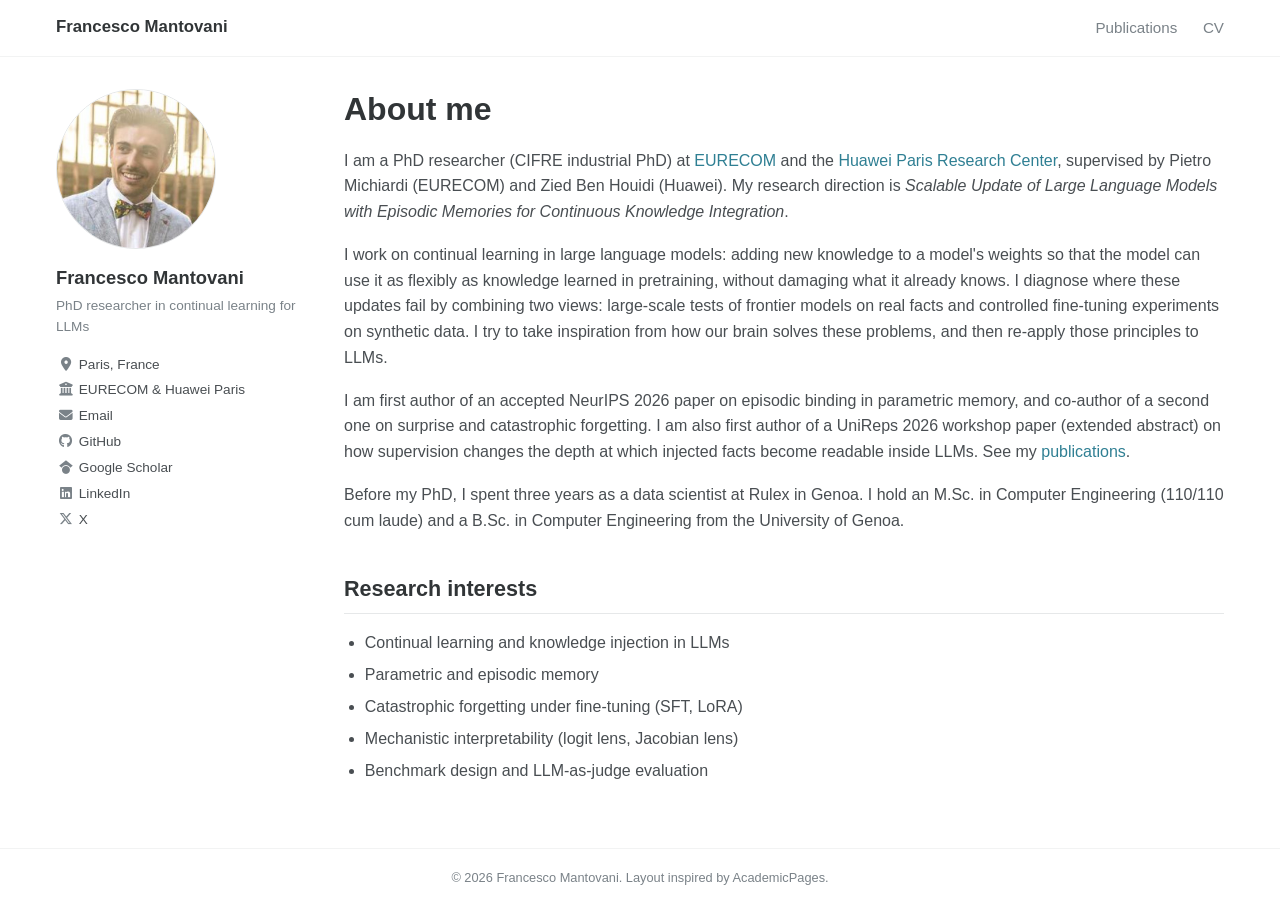
<file: index.html>
<!doctype html>
<html lang="en">
<head>
  <meta charset="utf-8">
  <meta name="viewport" content="width=device-width, initial-scale=1">
  <title>About me - Francesco Mantovani</title>
  <meta name="description" content="Francesco Mantovani, PhD researcher (EURECOM & Huawei Paris Research Center) working on continual learning in large language models.">
  <link rel="stylesheet" href="https://cdnjs.cloudflare.com/ajax/libs/font-awesome/6.5.1/css/all.min.css">
  <link rel="stylesheet" href="assets/style.css">
</head>
<body>
  <header class="masthead">
    <nav>
      <a class="site-title" href="./">Francesco Mantovani</a>
      <a href="publications.html">Publications</a>
      <a href="cv/Francesco_Mantovani_CV.pdf">CV</a>
    </nav>
  </header>

  <div class="wrapper">
    <aside class="sidebar">
      <div class="sticky">
        <!-- To add a photo: put it at images/headshot.jpg (square works best). Until then initials are shown. -->
        <img class="avatar" src="images/headshot.jpg" alt="Francesco Mantovani"
             onerror="this.outerHTML='<div class=&quot;avatar avatar-fallback&quot;>FM</div>'">
        <h3>Francesco Mantovani</h3>
        <p class="tagline">PhD researcher in continual learning for LLMs</p>
        <ul class="author-links">
          <li><i class="fa-solid fa-location-dot"></i> Paris, France</li>
          <li><i class="fa-solid fa-building-columns"></i> EURECOM &amp; Huawei Paris</li>
          <li><a href="mailto:mantovanifranci23@gmail.com"><i class="fa-solid fa-envelope"></i> Email</a></li>
          <li><a href="https://github.com/Elpinzeiro"><i class="fa-brands fa-github"></i> GitHub</a></li>
          <li><a href="https://scholar.google.com/citations?user=NgX-FXsAAAAJ"><i class="fa-brands fa-google-scholar"></i> Google Scholar</a></li>
          <li><a href="https://www.linkedin.com/in/francesco-mantovani-6890bb225"><i class="fa-brands fa-linkedin"></i> LinkedIn</a></li>
          <li><a href="https://x.com/francescom3358"><i class="fa-brands fa-x-twitter"></i> X</a></li>
        </ul>
      </div>
    </aside>

    <main class="page">
      <h1>About me</h1>
      <p>
        I am a PhD researcher (CIFRE industrial PhD) at
        <a href="https://www.eurecom.fr/">EURECOM</a> and the <a href="https://www.huawei.com/en/news/2016/6/mathematics-research-center-in-france">Huawei Paris Research Center</a>,
        supervised by Pietro Michiardi (EURECOM)
        and Zied Ben Houidi (Huawei). My research direction is <em>Scalable Update of Large Language Models
        with Episodic Memories for Continuous Knowledge Integration</em>.
      </p>
      <p>
        I work on continual learning in large language models: adding new knowledge to a model's
        weights so that the model can use it as flexibly as knowledge learned in pretraining,
        without damaging what it already knows. I diagnose where these updates fail by combining two
        views: large-scale tests of frontier models on real facts and controlled fine-tuning
        experiments on synthetic data. I try to take inspiration from how our brain solves these
        problems, and then re-apply those principles to LLMs.
      </p>
      <p>
        I am first author of an accepted NeurIPS 2026 paper on episodic binding in parametric memory,
        and co-author of a second one on surprise and catastrophic forgetting. I am also first author
        of a UniReps 2026 workshop paper (extended abstract) on how supervision changes the depth at
        which injected facts become readable inside LLMs. See my
        <a href="publications.html">publications</a>.
      </p>
      <p>
        Before my PhD, I spent three years as a data scientist at Rulex in Genoa. I hold an M.Sc. in
        Computer Engineering (110/110 cum laude) and a B.Sc. in Computer Engineering from the
        University of Genoa.
      </p>

      <h2>Research interests</h2>
      <ul>
        <li>Continual learning and knowledge injection in LLMs</li>
        <li>Parametric and episodic memory</li>
        <li>Catastrophic forgetting under fine-tuning (SFT, LoRA)</li>
        <li>Mechanistic interpretability (logit lens, Jacobian lens)</li>
        <li>Benchmark design and LLM-as-judge evaluation</li>
      </ul>
    </main>
  </div>

  <footer class="footer">
    &copy; 2026 Francesco Mantovani. Layout inspired by AcademicPages.
  </footer>
</body>
</html>
</file>
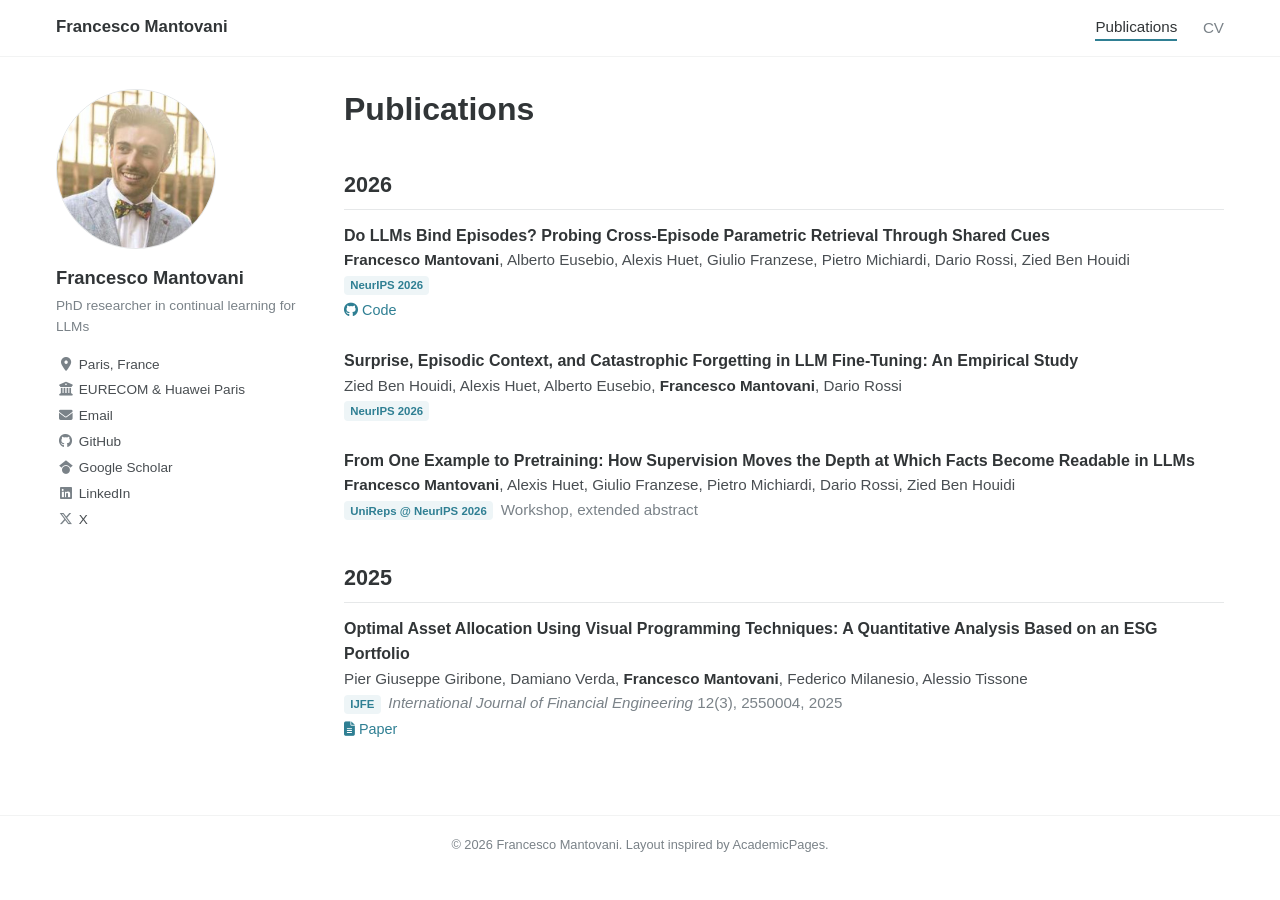
<file: publications.html>
<!doctype html>
<html lang="en">
<head>
  <meta charset="utf-8">
  <meta name="viewport" content="width=device-width, initial-scale=1">
  <title>Publications - Francesco Mantovani</title>
  <meta name="description" content="Publications of Francesco Mantovani.">
  <link rel="stylesheet" href="https://cdnjs.cloudflare.com/ajax/libs/font-awesome/6.5.1/css/all.min.css">
  <link rel="stylesheet" href="assets/style.css">
</head>
<body>
  <header class="masthead">
    <nav>
      <a class="site-title" href="./">Francesco Mantovani</a>
      <a class="active" href="publications.html">Publications</a>
      <a href="cv/Francesco_Mantovani_CV.pdf">CV</a>
    </nav>
  </header>

  <div class="wrapper">
    <aside class="sidebar">
      <div class="sticky">
        <img class="avatar" src="images/headshot.jpg" alt="Francesco Mantovani"
             onerror="this.outerHTML='<div class=&quot;avatar avatar-fallback&quot;>FM</div>'">
        <h3>Francesco Mantovani</h3>
        <p class="tagline">PhD researcher in continual learning for LLMs</p>
        <ul class="author-links">
          <li><i class="fa-solid fa-location-dot"></i> Paris, France</li>
          <li><i class="fa-solid fa-building-columns"></i> EURECOM &amp; Huawei Paris</li>
          <li><a href="mailto:mantovanifranci23@gmail.com"><i class="fa-solid fa-envelope"></i> Email</a></li>
          <li><a href="https://github.com/Elpinzeiro"><i class="fa-brands fa-github"></i> GitHub</a></li>
          <li><a href="https://scholar.google.com/citations?user=NgX-FXsAAAAJ"><i class="fa-brands fa-google-scholar"></i> Google Scholar</a></li>
          <li><a href="https://www.linkedin.com/in/francesco-mantovani-6890bb225"><i class="fa-brands fa-linkedin"></i> LinkedIn</a></li>
          <li><a href="https://x.com/francescom3358"><i class="fa-brands fa-x-twitter"></i> X</a></li>
        </ul>
      </div>
    </aside>

    <main class="page">
      <h1>Publications</h1>

      <h2>2026</h2>

      <div class="pub">
        <div class="title">Do LLMs Bind Episodes? Probing Cross-Episode Parametric Retrieval Through Shared Cues</div>
        <div class="authors"><span class="me">Francesco Mantovani</span>, Alberto Eusebio, Alexis Huet, Giulio Franzese, Pietro Michiardi, Dario Rossi, Zied Ben Houidi</div>
        <div class="venue"><span class="badge">NeurIPS 2026</span></div>
        <div class="links"><a href="https://github.com/Elpinzeiro/episodic-memory-binding"><i class="fa-brands fa-github"></i> Code</a></div>
      </div>

      <div class="pub">
        <div class="title">Surprise, Episodic Context, and Catastrophic Forgetting in LLM Fine-Tuning: An Empirical Study</div>
        <div class="authors">Zied Ben Houidi, Alexis Huet, Alberto Eusebio, <span class="me">Francesco Mantovani</span>, Dario Rossi</div>
        <div class="venue"><span class="badge">NeurIPS 2026</span></div>
      </div>

      <div class="pub">
        <div class="title">From One Example to Pretraining: How Supervision Moves the Depth at Which Facts Become Readable in LLMs</div>
        <div class="authors"><span class="me">Francesco Mantovani</span>, Alexis Huet, Giulio Franzese, Pietro Michiardi, Dario Rossi, Zied Ben Houidi</div>
        <div class="venue"><span class="badge">UniReps @ NeurIPS 2026</span> Workshop, extended abstract</div>
      </div>

      <h2>2025</h2>

      <div class="pub">
        <div class="title">Optimal Asset Allocation Using Visual Programming Techniques: A Quantitative Analysis Based on an ESG Portfolio</div>
        <div class="authors">Pier Giuseppe Giribone, Damiano Verda, <span class="me">Francesco Mantovani</span>, Federico Milanesio, Alessio Tissone</div>
        <div class="venue"><span class="badge">IJFE</span> <em>International Journal of Financial Engineering</em> 12(3), 2550004, 2025</div>
        <div class="links"><a href="https://doi.org/10.1142/S2424786325500045"><i class="fa-solid fa-file-lines"></i> Paper</a></div>
      </div>
    </main>
  </div>

  <footer class="footer">
    &copy; 2026 Francesco Mantovani. Layout inspired by AcademicPages.
  </footer>
</body>
</html>
</file>
<file: assets/style.css>
/* Layout inspired by AcademicPages / Minimal Mistakes */
:root {
  --text: #494e52;
  --heading: #313537;
  --muted: #7a8288;
  --link: #2f7f93;
  --link-hover: #205a68;
  --border: #f2f3f3;
  --rule: #e6e8e9;
  --bg: #ffffff;
  --mast-bg: #ffffff;
  --badge-bg: #eef5f7;
}
@media (prefers-color-scheme: dark) {
  :root {
    --text: #c7cbce;
    --heading: #eaeced;
    --muted: #8e959a;
    --link: #6cb7c9;
    --link-hover: #9fd2de;
    --border: #2a2e31;
    --rule: #33383b;
    --bg: #1b1e20;
    --mast-bg: #1b1e20;
    --badge-bg: #23303a;
  }
}

* { box-sizing: border-box; }
html { font-size: 16px; -webkit-text-size-adjust: 100%; }
body {
  margin: 0;
  background: var(--bg);
  color: var(--text);
  font-family: -apple-system, BlinkMacSystemFont, "Roboto", "Segoe UI", "Helvetica Neue", "Lucida Grande", Arial, sans-serif;
  line-height: 1.6;
}
a { color: var(--link); text-decoration: none; }
a:hover { color: var(--link-hover); text-decoration: underline; }

/* Masthead */
.masthead {
  position: sticky; top: 0; z-index: 10;
  background: var(--mast-bg);
  border-bottom: 1px solid var(--border);
}
.masthead nav {
  max-width: 1200px; margin: 0 auto;
  padding: 0.9em 1em;
  display: flex; flex-wrap: wrap; align-items: center; gap: 0.4em 1.6em;
}
.masthead .site-title { font-weight: 700; color: var(--heading); font-size: 1.05em; margin-right: auto; }
.masthead a { color: var(--muted); font-size: 0.95em; }
.masthead a:hover, .masthead a.active { color: var(--heading); text-decoration: none; }
.masthead a.active { border-bottom: 2px solid var(--link); }

/* Two-column layout */
.wrapper {
  max-width: 1200px; margin: 0 auto;
  padding: 2em 1em 3em;
  display: grid; grid-template-columns: 240px minmax(0, 1fr); gap: 3em;
}
.sidebar { font-size: 0.85em; }
.sidebar .sticky { position: sticky; top: 5em; }
.avatar {
  width: 160px; height: 160px; border-radius: 50%;
  object-fit: cover; display: block;
  border: 1px solid var(--rule);
  background: var(--badge-bg);
}
.avatar-fallback {
  display: flex; align-items: center; justify-content: center;
  font-size: 3em; font-weight: 600; color: var(--link);
}
.sidebar h3 { margin: 0.8em 0 0.1em; color: var(--heading); font-size: 1.35em; }
.sidebar .tagline { margin: 0 0 1em; color: var(--muted); }
.author-links { list-style: none; padding: 0; margin: 0; }
.author-links li { padding: 0.15em 0; white-space: nowrap; overflow: hidden; text-overflow: ellipsis; }
.author-links i { width: 1.4em; text-align: center; color: var(--muted); }
.author-links a { color: var(--text); }
.author-links a:hover { color: var(--link); }

/* Content */
.page h1 {
  margin: 0 0 0.6em; color: var(--heading); font-size: 2em; line-height: 1.25;
}
.page h2 {
  margin: 1.8em 0 0.6em; padding-bottom: 0.3em;
  border-bottom: 1px solid var(--rule);
  color: var(--heading); font-size: 1.35em;
}
.page p { margin: 0 0 1.1em; }
.page ul { padding-left: 1.3em; }
.page li { margin-bottom: 0.4em; }

.pub { margin: 0 0 1.6em; }
.pub .title { font-weight: 600; color: var(--heading); }
.pub .authors, .pub .venue { font-size: 0.95em; }
.pub .venue { color: var(--muted); }
.pub .me { font-weight: 700; color: var(--heading); }
.badge {
  display: inline-block; font-size: 0.75em; font-weight: 600;
  padding: 0.05em 0.55em; border-radius: 4px;
  background: var(--badge-bg); color: var(--link); margin-right: 0.3em;
}
.links a { font-size: 0.9em; margin-right: 0.8em; }

.news { list-style: none; padding: 0; }
.news li { display: grid; grid-template-columns: 6.5em 1fr; gap: 0.8em; }
.news .date { color: var(--muted); font-variant-numeric: tabular-nums; }

/* Footer */
.footer {
  border-top: 1px solid var(--border);
  color: var(--muted); font-size: 0.8em; text-align: center;
  padding: 1.5em 1em 2em;
}

/* Mobile */
@media (max-width: 800px) {
  .wrapper { grid-template-columns: 1fr; gap: 1.5em; padding-top: 1.2em; }
  .sidebar .sticky { position: static; display: grid; grid-template-columns: 96px 1fr; gap: 0 1em; align-items: center; }
  .avatar { width: 96px; height: 96px; grid-row: span 2; }
  .avatar-fallback { font-size: 2em; }
  .sidebar h3 { margin-top: 0; }
  .author-links { grid-column: 1 / -1; display: flex; flex-wrap: wrap; gap: 0.2em 1em; margin-top: 0.8em; }
  .page h1 { font-size: 1.6em; }
}
</file>
